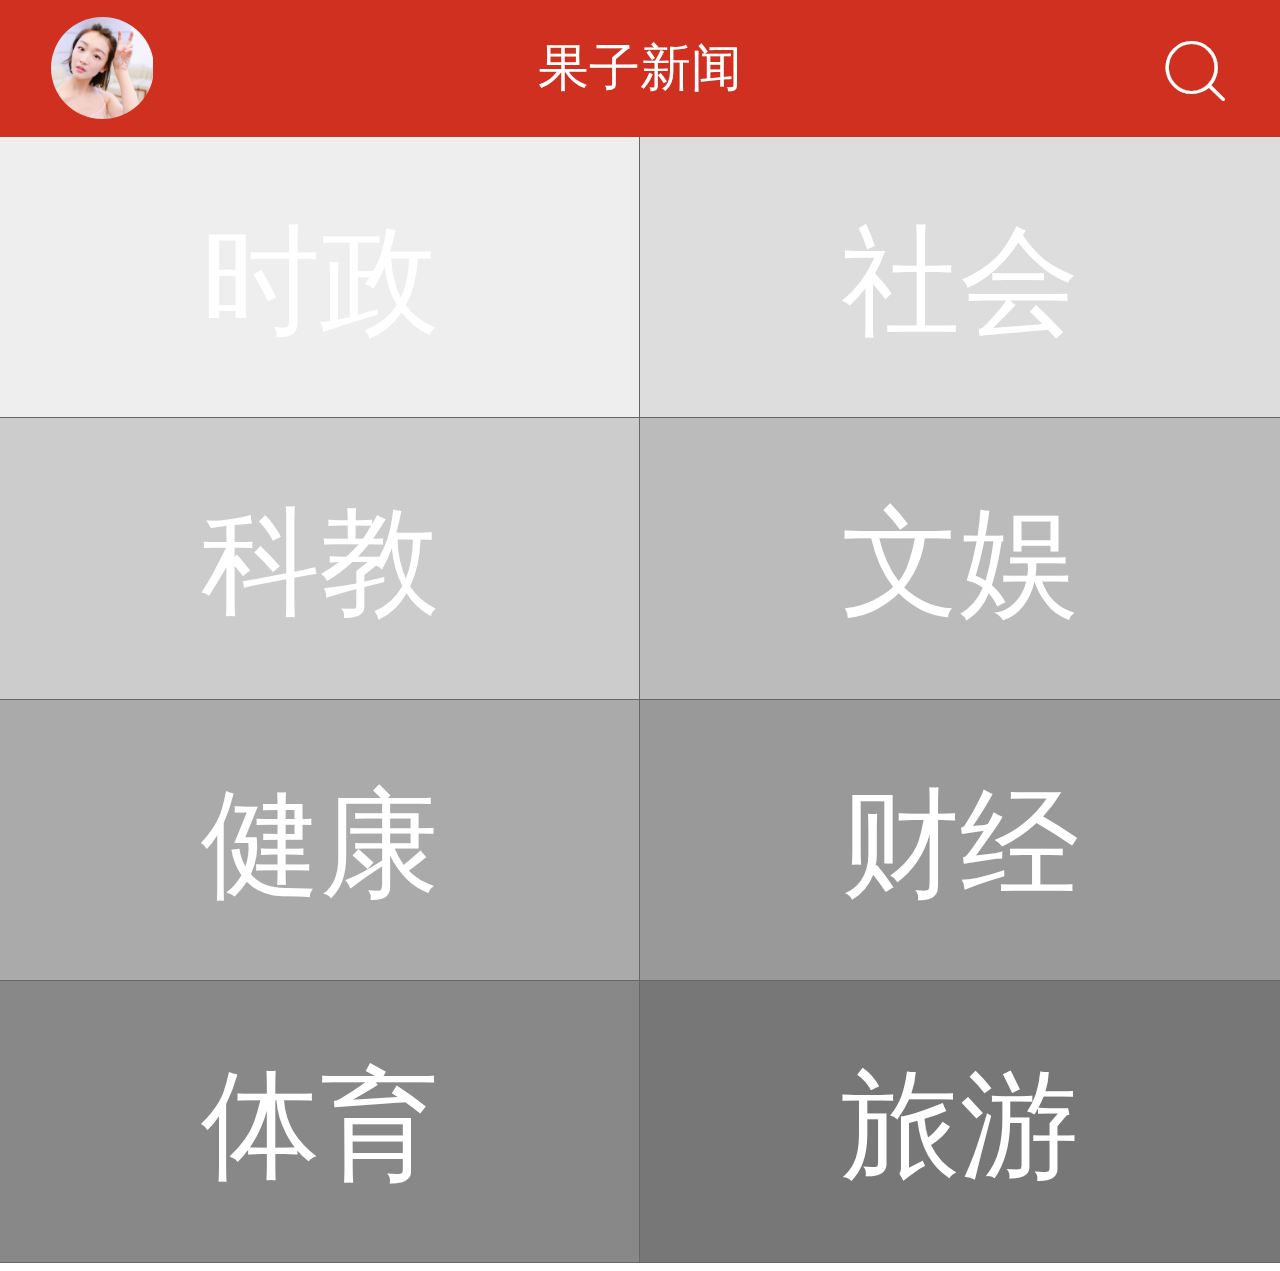
<file: list.html>
<!DOCTYPE html>
<html lang="en">
<head>
    <meta charset="UTF-8">
    <title>Title</title>
    <meta name="viewport" content="width=device-width, initial-scale=1.0, maximum-scale=1.0, minimum-scale==0,user-scalable=0">
    <script src="js/zepto.min.js"></script>
    <script src="js/swiper.jquery.js"></script>
    <script src="js/swiper.animate1.0.2.min.js"></script>
    <link rel="stylesheet" href="css/swiper.min.css" />
    <link rel="stylesheet" href="css/animate.min.css" />
    <link rel="stylesheet" href="css/list.css" />
    <link rel="stylesheet" href="css/iconfont.css">

</head>
<script>
    function resize(originSize){
        var widths=document.documentElement.clientWidth;
        var heights=document.documentElement.clientHeight;
        if(widths>=heights){
            var scale=widths/originSize*100;
        }else if(widths<heights){

            var scale=heights/originSize*100;
        }

        document.getElementsByTagName("html")[0].style.fontSize=scale+"px";
    }
    $(function() {
        resize(750);
    })
</script>
<body>
<header>
    <div class="photo"></div>
    <div class="logo">果子新闻</div>
    <div class="iconfont icon-search"></div>
</header>
<div class="list"><a href="index.html">时政</a></div>
<div class="list"><a href="index.html">社会</a></div>
<div class="list"><a href="index.html">科教</a></div>
<div class="list"><a href="index.html">文娱</a></div>
<div class="list"><a href="index.html">健康</a></div>
<div class="list"><a href="index.html">财经</a></div>
<div class="list"><a href="index.html">体育</a></div>
<div class="list"><a href="index.html">旅游</a></div>
</body>
</html>
</file>
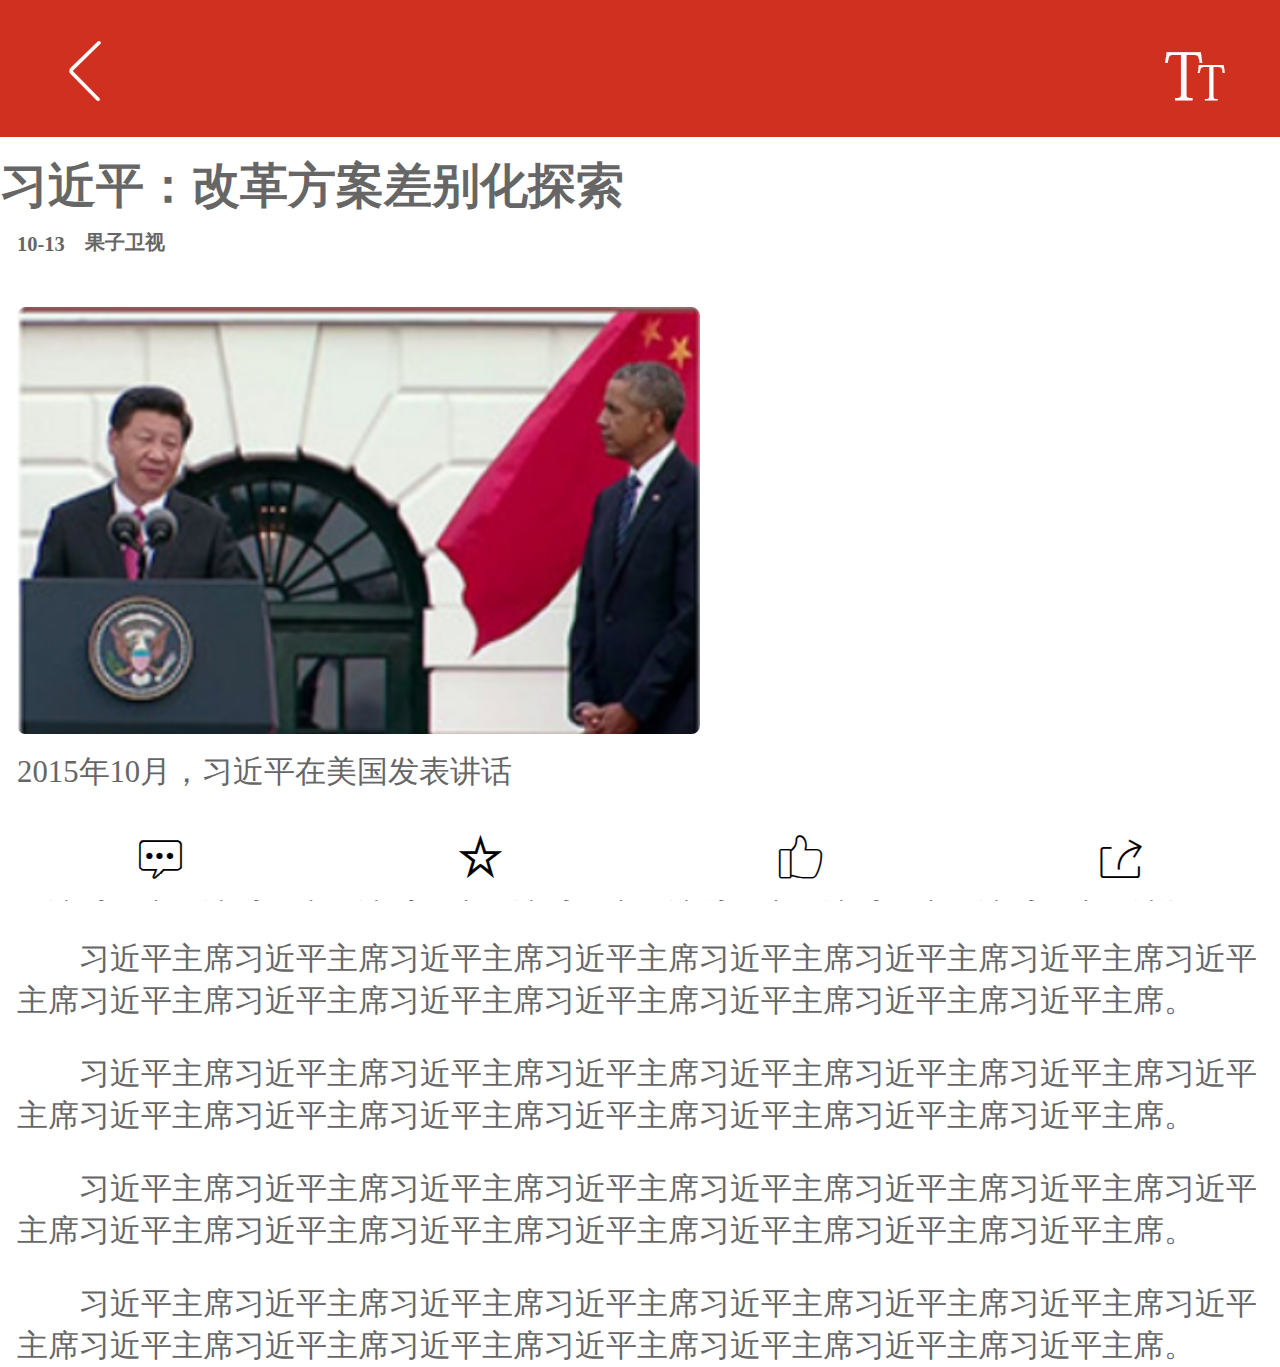
<file: show.html>
<!DOCTYPE html>
<html lang="en">
<head>
    <meta charset="UTF-8">
    <title>Title</title>
    <meta name="viewport" content="width=device-width, initial-scale=1.0, maximum-scale=1.0, minimum-scale==0,user-scalable=0">
    <script src="js/zepto.min.js"></script>
    <script src="js/swiper.jquery.js"></script>
    <script src="js/swiper.animate1.0.2.min.js"></script>
    <link rel="stylesheet" href="css/swiper.min.css" />
    <link rel="stylesheet" href="css/animate.min.css" />
    <link rel="stylesheet" href="css/show.css" />
    <link rel="stylesheet" href="css/iconfont.css">

</head>
<script>
    function resize(originSize){
        var widths=document.documentElement.clientWidth;
        var heights=document.documentElement.clientHeight;
        if(widths>=heights){
            var scale=widths/originSize*100;
        }else if(widths<heights){

            var scale=heights/originSize*100;
        }

        document.getElementsByTagName("html")[0].style.fontSize=scale+"px";
    }
    $(function() {
        resize(750);
    })
</script>
<body>
<header>
    <a href="index.html" class="iconfont icon-arrowleft"></a>
    <div class="iconfont icon-zitidaxiao"></div>
</header>
<div class="title">
    <h1>习近平：改革方案差别化探索</h1>
    <h6>10-13</h6>
    <h6>果子卫视</h6>
</div>
<div class="img"></div>
<div class="txt">2015年10月，习近平在美国发表讲话</div>
<div class="con">
    <p>习近平主席习近平主席习近平主席习近平主席习近平主席习近平主席习近平主席习近平主席习近平主席习近平主席习近平主席习近平主席习近平主席习近平主席习近平主席。</p>
    <p>习近平主席习近平主席习近平主席习近平主席习近平主席习近平主席习近平主席习近平主席习近平主席习近平主席习近平主席习近平主席习近平主席习近平主席习近平主席。</p>
    <p>习近平主席习近平主席习近平主席习近平主席习近平主席习近平主席习近平主席习近平主席习近平主席习近平主席习近平主席习近平主席习近平主席习近平主席习近平主席。</p>
    <p>习近平主席习近平主席习近平主席习近平主席习近平主席习近平主席习近平主席习近平主席习近平主席习近平主席习近平主席习近平主席习近平主席习近平主席习近平主席。</p>
    <p>习近平主席习近平主席习近平主席习近平主席习近平主席习近平主席习近平主席习近平主席习近平主席习近平主席习近平主席习近平主席习近平主席习近平主席习近平主席。</p>
</div>
<ul class="foot">
    <li class="iconfont icon-pinglun"></li>
    <li class="iconfont icon-iconfontxingxing"></li>
    <li class="iconfont icon-dianzan"></li>
    <li class="iconfont icon-fenxiang"></li>
</ul>
</body>
</html>
</file>
<file: css/list.css>
html,body{
    width: 100%;
    height:100%;
    padding: 0;
    margin:0;
}
ul,li{
    list-style: none;
    padding: 0;
    margin: 0;
}
header{
    width: 100%;
    height:0.8rem;
    background: #D03020;
    position: relative;
}
.photo{
    width: 0.6rem;
    height:0.6rem;
    border-radius: 50%;
    position: absolute;
    left: 0.3rem;
    top:0.1rem;
    background: url("../img/648-161024115227-50.jpg")no-repeat;
    background-size:100% 100% ;
}
.logo{
    font-size: 0.3rem;
    color: #fff;
    text-align: center;
    line-height: 0.8rem;
}
header .iconfont{
    position: absolute;
    right:0.3rem;
    top:0.2rem;
    font-size: 0.4rem;
    color: #fff;

}
.list{
    width: 50%;
    height:1.65rem;
    box-sizing: border-box;
    background: rgba(0,0,0,0.1);
    border-bottom: 1px solid #666;
    border-right: 1px solid #666;

    text-align: center;
    font-size: 0.7rem;
    line-height: 1.7rem;
    float: left;
}
.list a{
    color: #fff;
    text-decoration: none;
}
.list:nth-child(2){
     background: #eee;
 }
.list:nth-child(3){
    background: #ddd;
    border-right:none;

}
.list:nth-child(4){
    background: #ccc;
}
.list:nth-child(5){
    background: #bbb;
    border-right:none;

}
.list:nth-child(6){
    background: #aaa;
}
.list:nth-child(7){
    background: #999;
    border-right:none;

}
.list:nth-child(8){
    background: #888;
}
.list:nth-child(9){
    background: #777;
    border-right:none;

}
</file>
<file: css/iconfont.css>
@font-face {font-family: "iconfont";
  src: url('iconfont.eot?t=1480866752976'); /* IE9*/
  src: url('iconfont.eot?t=1480866752976#iefix') format('embedded-opentype'), /* IE6-IE8 */
  url('iconfont.woff?t=1480866752976') format('woff'), /* chrome, firefox */
  url('iconfont.ttf?t=1480866752976') format('truetype'), /* chrome, firefox, opera, Safari, Android, iOS 4.2+*/
  url('iconfont.svg?t=1480866752976#iconfont') format('svg'); /* iOS 4.1- */
}

.iconfont {
  font-family:"iconfont" !important;
  font-size:16px;
  font-style:normal;
  -webkit-font-smoothing: antialiased;
  -webkit-text-stroke-width: 0.2px;
  -moz-osx-font-smoothing: grayscale;
}

.icon-fenxiang:before { content: "\e600"; }

.icon-pinglun:before { content: "\e638"; }

.icon-zitidaxiao:before { content: "\e6f1"; }

.icon-dianzan:before { content: "\e6bc"; }

.icon-wxbzhanghu:before { content: "\e61e"; }

.icon-wxbzhuye:before { content: "\e61f"; }

.icon-iconfontyouhuiquan:before { content: "\e627"; }

.icon-iconfontxingxing:before { content: "\e628"; }

.icon-caizhixian:before { content: "\e675"; }

.icon-xihuan:before { content: "\e623"; }

.icon-set:before { content: "\e690"; }

.icon-arrowleft:before { content: "\e693"; }

.icon-search:before { content: "\e6a4"; }

.icon-atm:before { content: "\e6bd"; }
</file>
<file: css/show.css>
html,body{
    width: 100%;
    height:100%;
    padding: 0;
    margin:0;
}
a{
    text-decoration: none;
}
ul,li{
    list-style: none;
    padding: 0;
    margin: 0;
}
header{
    width: 100%;
    height:0.8rem;
    background: #D03020;
    position: relative;
}

header .icon-arrowleft{
    position: absolute;
    left:0.3rem;
    top:0.2rem;
    font-size: 0.4rem;
    color: #fff;

}

header .icon-zitidaxiao{
    position: absolute;
    right:0.3rem;
    top:0.2rem;
    font-size: 0.4rem;
    color: #fff;
}
.title{
    width: 100%;
    height:0.8rem;
    position: relative;
    color: #666;
}
.title h1{
    font-size: 0.28rem;
    margin: 0.1rem 0;
    /*display: inline-block;*/
}
.title h6:nth-child(2){
    font-size: 0.12rem;
    margin: 0.1rem 0;
    position: absolute;
    bottom: 0.1rem;left:0.1rem;
    /*display: inline-block;*/
}
.title h6:nth-child(3){
    font-size: 0.12rem;
    margin: 0.1rem 0;
    position: absolute;
    bottom: 0.1rem;left:0.5rem;
    /*display: inline-block;*/
}
.img{
    width: 4rem;
    height:2.5rem;
    margin: 0.1rem;
    box-sizing: border-box;
    overflow: hidden;
    border-radius: 0.05rem;
    background: url("../img/2016-12-04_233249.png")no-repeat;
    background-size: cover;
}
.txt{
    font-size: 0.18rem;
    color: #666;
    margin-left: 0.1rem;
 }
.con{
    font-size: 0.18rem;
    color: #666;
    margin-left: 0.1rem;
    margin-bottom: 0.6rem;
}
.con p{
    text-indent: 2em;
}
.foot{
    width: 100%;
    height: 0.5rem;
    background: #fff;
    position: fixed;
    bottom: 0;
}
.foot .iconfont{
    width: 25%;
    float: left;
    font-size: 0.25rem;
    line-height: 0.5rem;
    text-align: center;


}
</file>
